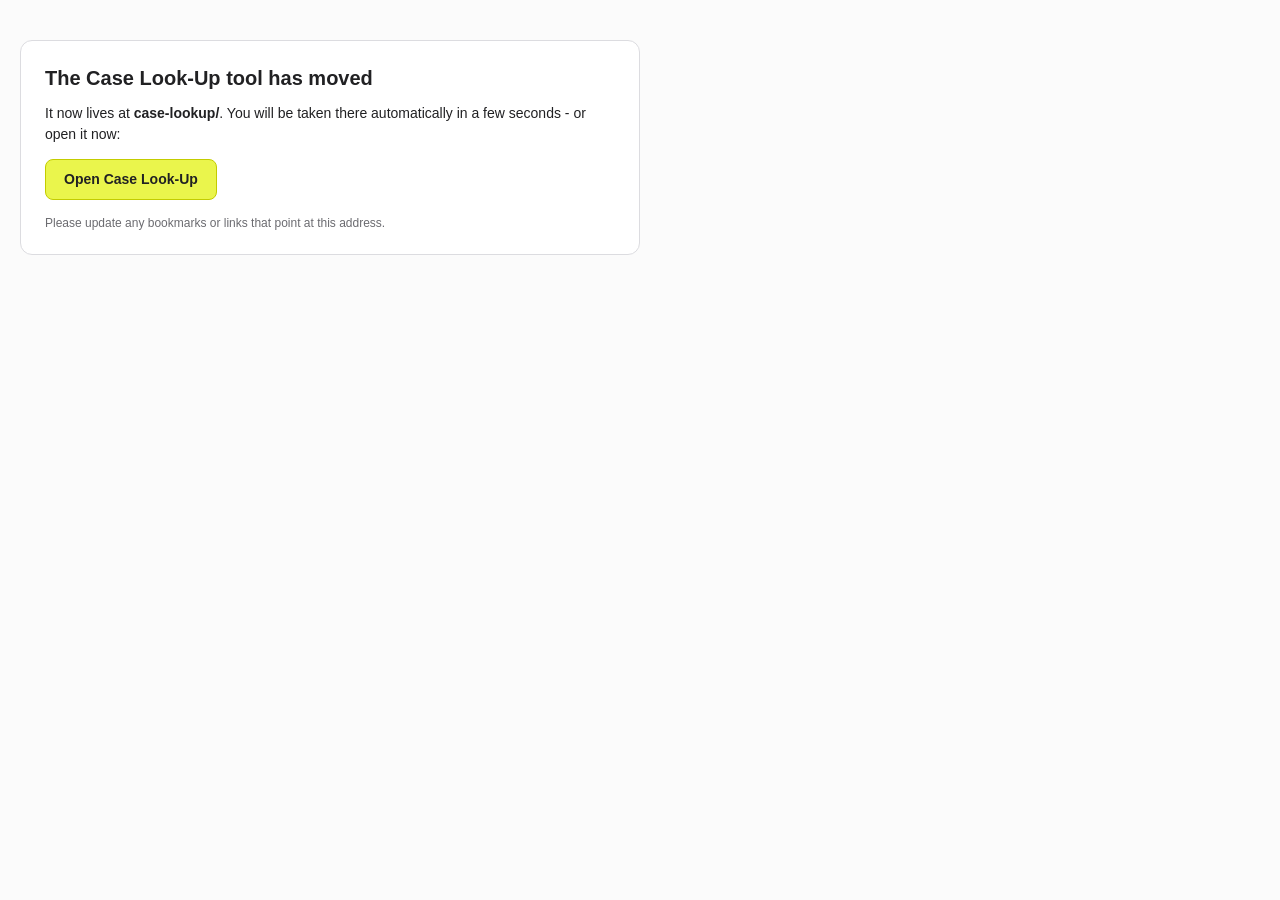
<file: case_lookup.html>
<!doctype html>
<html lang="en">
<head>
<meta charset="utf-8">
<meta name="viewport" content="width=device-width, initial-scale=1">
<title>Case Look-Up has moved - Justice Connection</title>
<link rel="icon" href="assets/JusticeConnection_Icon_Black.png" type="image/png">
<!--
  Redirect stub.
  This page used to be a second, older Case Look-Up app. It range-read the same two
  Parquets as the canonical app under a URL that carried no cache key, so a visitor
  here could mix stale and fresh byte ranges after a Parquet promotion and hit a ZSTD
  decompression failure. It is retired by redirect rather than deleted so that
  bookmarked/shared URLs and any Framer iframe embed keep working (there is no
  404.html in the Pages clone).
  DO NOT add a script, a stylesheet, a Parquet fetch or DuckDB-WASM to this file.
  With no Parquet read here, the second BUILD constant no longer exists, so the site
  keeps two constants, not three: PART guards the build and BUILD guards the browser,
  and neither substitutes for the other.
-->
<link rel="canonical" href="https://justiceconnection.github.io/lions-data-dashboards/case-lookup/index.html">
<meta http-equiv="refresh" content="3;url=./case-lookup/index.html">
<style>
  :root{ --bg:#fbfbfb; --ink:#212123; --muted:#6b6b70; --line:#dcdce0; --accent:#eaf54c; --card:#fff; }
  *{box-sizing:border-box}
  body{margin:0;font:14px/1.5 -apple-system,BlinkMacSystemFont,"Segoe UI",Roboto,Helvetica,Arial,sans-serif;background:var(--bg);color:var(--ink)}
  .wrap{padding:16px 20px;max-width:1440px;margin:0 auto}
  .panel{background:var(--card);border:1px solid var(--line);border-radius:12px;padding:22px 24px;margin:24px 0;max-width:620px}
  h1{font-size:20px;margin:0 0 10px}
  p{margin:0 0 14px}
  .muted{font-size:12px;color:var(--muted);margin:0}
  a.go{display:inline-block;text-decoration:none;font-weight:600;color:var(--ink);
       background:var(--accent);border:1px solid #c3cc00;border-radius:8px;padding:9px 18px}
  a.go:hover{opacity:.88}
  a.go:focus{outline:2px solid var(--ink);outline-offset:2px}
</style>
</head>
<body>
<div class="wrap">
  <div class="panel">
    <h1>The Case Look-Up tool has moved</h1>
    <p>It now lives at <b>case-lookup/</b>. You will be taken there automatically in a
       few seconds - or open it now:</p>
    <p><a class="go" href="./case-lookup/index.html">Open Case Look-Up</a></p>
    <p class="muted">Please update any bookmarks or links that point at this address.</p>
  </div>
</div>
</body>
</html>
</file>
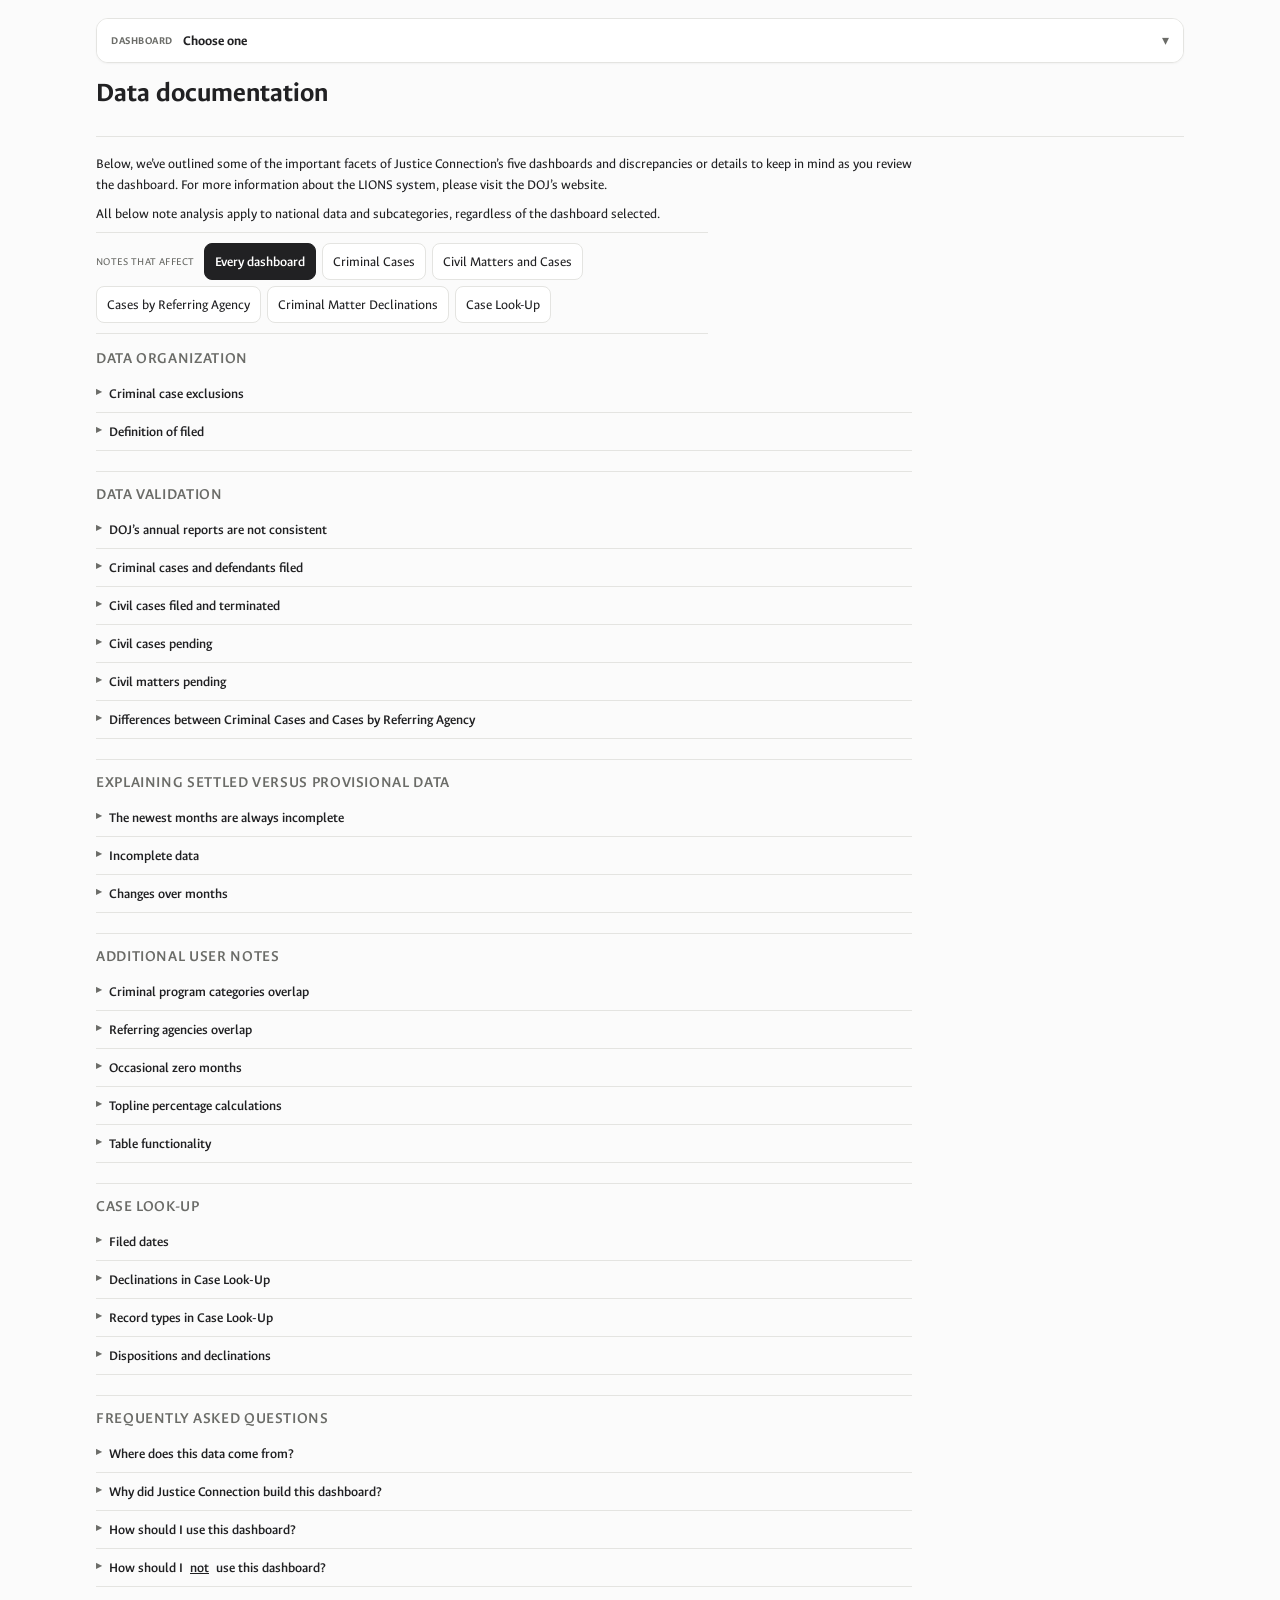
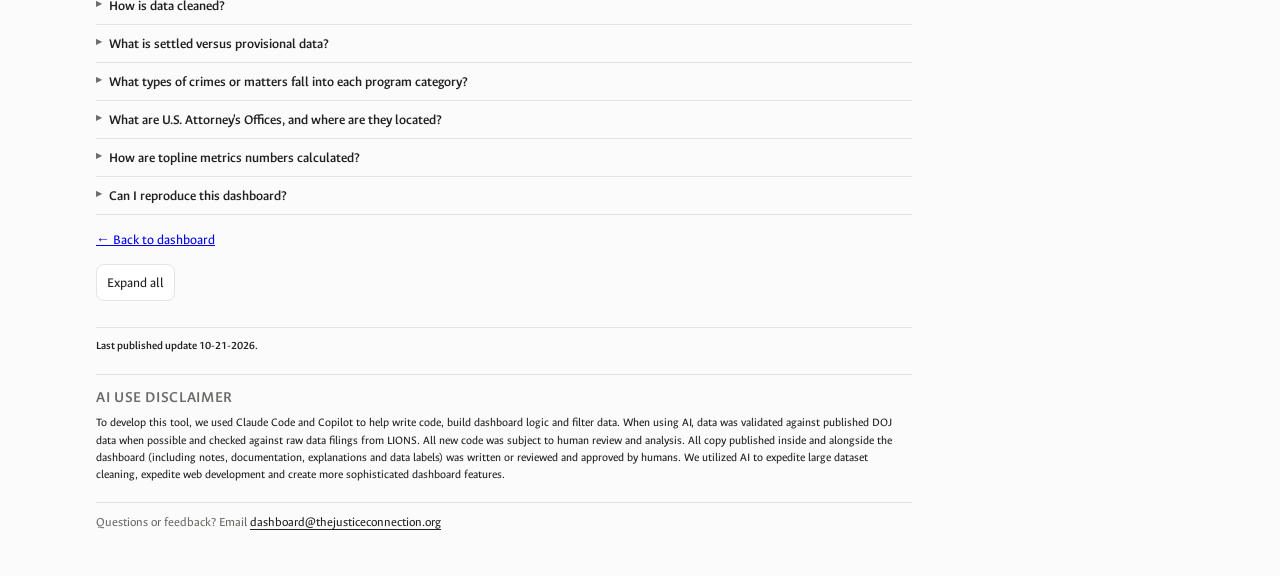
<file: reading-the-data.html>
<!DOCTYPE html>
<html lang="en"><head><meta charset="utf-8">
<meta http-equiv="Cache-Control" content="no-store">
<meta name="viewport" content="width=device-width, initial-scale=1">
<title>Data Documentation - LIONS Data</title>
<link rel="icon" href="assets/JusticeConnection_Icon_Black.png" type="image/png">
<link rel="stylesheet" href="shared/shared.css?v=20260924b">
<link rel="stylesheet" href="styles/reading.css?v=20261002a">
</head><body><div class="wrap">


  <!-- The same collapsed nav control the other five surfaces show. Authored here
       rather than built by lab.js, because this page loads no lab.js and must not gain it:
       every page's asset list and its order are fixed, and adding, removing or reordering
       one breaks the page. Exactly as case-lookup/index.html authors its own. -->
  <div class="nv-acc" id="dnav">
    <button class="nv-head" id="dnavHead" type="button" aria-expanded="false">
      <span class="nv-lbl">Dashboard</span>
      <span class="nv-cur" id="dnavCur">Choose one</span>
      <span class="nv-chev">▾</span>
    </button>
    <div class="nv-body">
      <nav class="dashnav" id="dashnav" aria-label="Dashboards"></nav>
      <select class="dashsel" id="dashsel" aria-label="Choose dashboard"></select>
    </div>
  </div>
  <a class="doc-back" id="docback" hidden><span aria-hidden="true">&#8592;</span><span id="docbacklbl"></span></a>
  <h1>Data documentation</h1>
  <div class="sub" id="docsub"></div>
  <div id="reading"></div>
  <footer class="doc-aiuse">
    <h2 class="doc-aiuse-h">AI Use Disclaimer</h2>
    <p>To develop this tool, we used Claude Code and Copilot to help write code, build dashboard logic and filter data. When using AI, data was validated against published DOJ data when possible and checked against raw data filings from LIONS. All new code was subject to human review and analysis. All copy published inside and alongside the dashboard (including notes, documentation, explanations and data labels) was written or reviewed and approved by humans. We utilized AI to expedite large dataset cleaning, expedite web development and create more sophisticated dashboard features.</p>
  </footer>
  <p class="site-contact">Questions or feedback? Email <a href="mailto:dashboard@thejusticeconnection.org?subject=DOJ%20National%20Caseload%20Data%20Dashboard" target="_blank" rel="noopener">dashboard@thejusticeconnection.org</a></p>
</div>
<div id="doc-copy-html" hidden>
  <div class="doc-head">
    <p class="doc-stand">Below, we’ve outlined some of the important facets of Justice Connection’s five dashboards and discrepancies or details to keep in mind as you review the dashboard. For more information about the LIONS system, please visit the DOJ’s website.</p>
    <p class="doc-stand">All below note analysis apply to national data and subcategories, regardless of the dashboard selected.</p>
  </div>

  <div class="doc-body">
    <section class="doc-grpsec" data-g="g1">
      <h2 class="doc-grp">Data Organization</h2>

      <details class="doc-entry" id="e-dc-only" data-surfaces="index agency">
        <summary class="doc-esum">Criminal case exclusions</summary>
        <div class="doc-ebody">
          <p>A criminal case reaches this dashboard only if it has a filing date recorded for a U.S. District Court. Some prosecutions handled entirely in a magistrate court may have dates that appear “late” or “misdated.” These cases are excluded from dashboard charts but will appear in the Case Look-Up feature. Any analysis or chart built on the dashboard should not be categorized as reflective of all federal criminal prosecutions, given these differences.</p>
          <p data-clause-keys="crim_fy mag_excl mag_1325">In fiscal year <span data-fig="crim_fy"></span> there are approximately <span data-fig="mag_excl"></span> prosecutions excluded from the visualization, <span data-fig="mag_1325"></span> of which are illegal entry cases under 8 U.S.C. 1325(a)(1), many in the southern and western districts of Texas, in Arizona and in New Mexico.</p>
          <p data-clause-keys="no_dc_d no_dc_n no_dc_pct crim_fy crim_fy_cases crim_fy_defs">There’s over <span data-fig="no_dc_d"></span> criminal case records in this dataset but <span data-fig="no_dc_n"></span> (or <span data-fig="no_dc_pct"></span>), have no U.S. District Court filing and therefore are not visualized on the dashboard. In fiscal year <span data-fig="crim_fy"></span> this dashboard counts <span data-fig="crim_fy_cases"></span> criminal cases filed and <span data-fig="crim_fy_defs"></span> defendants.</p>
          <p>Declined matters and matters that never went to court are, similarly, not visualized. Declined matters have their own dashboard.</p>
          <p>By counting only district court filings, this dashboard is comparable with the figures that DOJ publishes at the end of the year. <span data-clause-keys="crim_case_pct crim_def_pct">Using this smaller case count, our dashboard visualizes <span data-fig="crim_case_pct"></span> of DOJ’s published count of criminal cases filed and <span data-fig="crim_def_pct"></span> of its published defendants.</span> The wider count, taking in magistrate court prosecutions, matches no published DOJ table at all, making data validation nearly impossible.</p>
        </div>
      </details>

      <details class="doc-entry" id="e-filed-two" data-surfaces="index lookup">
        <summary class="doc-esum">Definition of filed</summary>
        <div class="doc-ebody">
          <p>The word "filed" has different meanings on the dashboard versus the Case Look-Up function.</p>
          <p>The dashboard dates a case by its earliest filing in a U.S. District Court across cases that reached that court. Case Look-Up dates a case by its earliest filing in any court, across every record with a court proceeding, which includes magistrate court prosecutions and proceedings that happen after a case has been decided. Therefore Case Look-Up always returns a larger number. Both are accurate.</p>
          <p data-clause-keys="cl_fy_cases crim_fy crim_fy_cases">For example, if you filter for criminal cases filed in fiscal year <span data-fig="crim_fy"></span>, the dashboard shows <span data-fig="crim_fy_cases"></span> and Case Look-Up shows <span data-fig="cl_fy_cases"></span>. Because the two count different populations, a Case Look-Up search is not the detail behind a dashboard figure and the two will not reconcile. For more detailed breakdowns of the dashboard, use the table feature at the bottom of that page.</p>
        </div>
      </details>

    </section>

    <section class="doc-grpsec" data-g="g2">
      <h2 class="doc-grp">Data validation</h2>

      <details class="doc-entry" id="e-doj-identity" data-surfaces="index civil agency">
        <summary class="doc-esum">DOJ’s annual reports are not consistent</summary>
        <div class="doc-ebody">
          <p>In the process of completing data validation, it became clear that the DOJ’s annual reports do not always align with their own data from one year to the next.</p>
          <p data-clause-keys="doj_gap_lo doj_gap_hi">In each of the five annual reports for fiscal years 2021 to 2025, the civil caseload table gives a caseload pending at the start of the year, the cases filed, the cases terminated and the caseload pending at the end. However, the four figures do not agree with one another: the published end of year figure is between <span data-fig="doj_gap_lo"></span> and <span data-fig="doj_gap_hi"></span> smaller than the other three imply. The criminal tables in the same five reports are inconsistent in the same way. The reports do not say why and it’s not clear if the discrepancy is due to a reporting error, a change in methodology or some other reason.</p>
        </div>
      </details>

      <details class="doc-entry" id="e-doj-3b" data-surfaces="index">
        <summary class="doc-esum">Criminal cases and defendants filed</summary>
        <div class="doc-ebody">
          <p>DOJ publishes a comparable count once a year in its annual report; the criminal case dashboard does not reproduce it exactly.</p>
          <p data-clause-keys="crim_fy crim_fy_cases doj_3b_cases crim_case_pct crim_fy_defs doj_3b_defs crim_def_pct">For fiscal year <span data-fig="crim_fy"></span> this dashboard counts <span data-fig="crim_fy_cases"></span> criminal cases filed, compared to <span data-fig="doj_3b_cases"></span> that DOJ reports, or <span data-fig="crim_case_pct"></span> of DOJ’s figure. Regarding the number of defendants, the dashboard counts <span data-fig="crim_fy_defs"></span> against DOJ’s <span data-fig="doj_3b_defs"></span>, which is <span data-fig="crim_def_pct"></span>.</p>
          <div data-table="crim-flow"></div>
          <p>Note this analysis is not replicable across other years. Data validation shows our dashboard matches, on average, 98% of the DOJ’s total reported criminal cases and 103% of their total defendants.</p>
        </div>
      </details>

      <!-- e-matter-case is a published anchor (ENTRY_IDS) whose entry, "Civil case
           data", is not in this copy. It lands here, on the nearest civil entry. -->
      <span id="e-matter-case"></span>
      <details class="doc-entry" id="e-doj-t4" data-surfaces="civil agency">
        <summary class="doc-esum">Civil cases filed and terminated</summary>
        <div class="doc-ebody">
          <p>DOJ publishes the civil caseload once a year. Compared against its five annual reports for fiscal years 2021 to 2025, this site’s counts differ from DOJ’s in every one of the five years, on both counts.</p>
          <div data-table="civ-flow"></div>
          <p>The reason has not been identified, and the difference is not the same size in each year, so it is not a fixed amount that can be added to or taken off. Part of it is that our most recent years are still being reported and will move; that cannot be the whole of it, because the oldest years here have long since settled and still differ.</p>
        </div>
      </details>

      <details class="doc-entry" id="e-doj-t5-cases" data-surfaces="civil agency" data-gated="cases_pending">
        <summary class="doc-esum">Civil cases pending</summary>
        <div class="doc-ebody">
          <p>The total dashboard count differs from DOJ’s published count, sometimes due to a greater number of cases, sometimes fewer.</p>
          <p>Cases pending is a count taken at the end of each month of the civil cases that had a court record by that date and no recorded ending. It is not a running balance of arrivals minus departures, and it does not include events that happened after the published date.</p>
          <div data-table="pending-cases"></div>
          <p>Part of the discrepancies can be accounted for by later data that will retroactively change the count of cases pending at the end of a given month. One trend we’ve noticed is the U.S. as a plaintiff accounts for almost none of the difference; why is not clear.</p>
        </div>
      </details>

      <details class="doc-entry" id="e-pending-entry-date" data-surfaces="civil agency" data-gated="matters_pending">
        <summary class="doc-esum">Civil matters pending</summary>
        <div class="doc-ebody">
          <p>Matters pending is a count taken at the end of each month of the civil matters that had not yet reached court and had not been closed, using only what LIONS had recorded by the end of that day. It is not a running balance of arrivals minus departures.</p>
          <p>We count a matter as closed when LIONS gives it a closing date, or when LIONS records an outcome for it before it reached court, such as a declination or a settlement. DOJ does not say which of these it uses, so this is our reading of the data and not DOJ’s published method.</p>
          <p>Because it counts only what had been recorded by each date, the figure moves with the timing of data entry as well as with the number of matters open. Measured on this site’s July 2026 data, some single months move sharply, when an office enters a batch of matters after the month they belong to: for U.S. as defendant, the national count for August 2022 sits about 8% below the average of the months either side of it for this reason. District figures move far more than national ones. Read a change over a single month with caution, and a change in one district’s figure with more.</p>
          <p data-clause-keys="mp_first_month">Our matters pending calculation starts in <span data-fig="mp_first_month"></span>. Earlier years were left out because we were unable to match the numbers in the DOJ annual statistical reports.</p>
          <p>The table below sets this site’s count at 30 September of each year beside the figure DOJ published in its annual statistical report for the same date.</p>
          <div data-table="pending-matters"></div>
          <p>Because each month’s count uses only what LIONS had recorded by the end of that month, later releases of the data have changed past months very little, so the difference from DOJ’s figures in the table is not a matter of recent months still being reported.</p>
          <p>Do not add matters pending to cases pending to get a total. The two are counted in different ways, and a matter that reached court shortly before a month’s end can be counted in both.</p>
          <p>We caution against using a single month’s matters pending to signify events in that month.</p>
        </div>
      </details>

      <details class="doc-entry" id="e-two-crim" data-surfaces="index agency">
        <summary class="doc-esum">Differences between Criminal Cases and Cases by Referring Agency</summary>
        <div class="doc-ebody">
          <p>The Criminal Cases dashboard and the Referring Agency dashboard are built from the same records by two different builds, and their criminal totals differ by a handful of cases.</p>
          <p data-clause-keys="crim_fy ag_fy_cases">For fiscal year <span data-fig="crim_fy"></span> the Referring Agency dashboard counts <span data-fig="ag_fy_cases"></span> criminal cases filed.</p>
          <p>We have yet to establish a cause but the difference is small enough that it will not change any reading of a trend, and large enough that two figures quoted side by side will not match.</p>
        </div>
      </details>
    </section>

    <section class="doc-grpsec" data-g="g3">
      <h2 class="doc-grp">Explaining settled versus provisional data</h2>

      <details class="doc-entry" id="e-provisional" data-surfaces="index civil agency declinations lookup">
        <summary class="doc-esum">The newest months are always incomplete</summary>
        <div class="doc-ebody">
          <p>The most recent months in each data update from LIONS are always incomplete but the variance is not steady. Every monthly data upload is re-reported more completely in later updates, which we are referring to as “settling” the data. The most recent months on any chart are the least complete, and they are marked on the chart, in the table and in the download as "provisional."</p>
          <p data-clause-keys="dev_lo dev_hi">The scope of missing data is not a constant factor, so we can’t provide an estimation of what’s missing. For example, between the May and June 2026 updates, the newest month of criminal terminations grew by a factor of <span data-fig="dev_lo"> </span>. Between the June and July 2026 updates the same measurement gave <span data-fig="dev_hi"> </span>. Critically, we still do not believe that this is the final figure, just one step closer.</p>
          <p>Users should note that a sharp decline at the most recent month on the chart is not evidence of a decline, but rather another indicator of incomplete filing data.</p>
        </div>
      </details>

      <details class="doc-entry" id="e-not-final" data-surfaces="index civil agency declinations">
        <summary class="doc-esum">Incomplete data</summary>
        <div class="doc-ebody">
          <p>All provisional data is shaded on charts, denoting that they are incomplete. The scope of provisional data depends on the dataset: three months for criminal filings, four for civil filings, six for anything related to terminations, dispositions, declinations or pending cases, and one month for pending matters. Note that figures still move outside of the provisional range, but this is smaller and smaller as the months pass. We’ve noticed that civil caseload data continues to move for cases two years or older, but by smaller than 1 percentage point.</p>
        </div>
      </details>

      <details class="doc-entry" id="e-revision" data-surfaces="index civil agency declinations lookup">
        <summary class="doc-esum">Changes over months</summary>
        <div class="doc-ebody">
          <p>Each monthly update does not simply add new figures for the most recent month, but reports the data from all previous months more completely, so a figure for a month years in the past can still change. If you use a figure from this dashboard, include the dashboard visit date.</p>
        </div>
      </details>
    </section>

    <section class="doc-grpsec" data-g="g4">
      <h2 class="doc-grp">Additional user notes</h2>

      <details class="doc-entry" id="e-cat-overlap" data-surfaces="index">
        <summary class="doc-esum">Criminal program categories overlap</summary>
        <div class="doc-ebody">
          <p>A criminal case can carry several program category codes and is counted under every one of them, so adding all categories will result in an overinflated total. To see total cases over a period of time, see the "all categories" figure.</p>
          <p data-clause-keys="oc_umb_all_parts oc_umb_all_total oc_umb_all_pct oc_umb_fy_pct oc_spec_all_pct oc_spec_fy_pct crim_fy">Over the whole period, adding the umbrella categories together gives <span data-fig="oc_umb_all_parts"></span> criminal cases filed against a true total of <span data-fig="oc_umb_all_total"></span>, which is <span data-fig="oc_umb_all_pct"></span> too many. Within fiscal year <span data-fig="crim_fy"></span> the same sum is <span data-fig="oc_umb_fy_pct"></span> too many. Expanding every umbrella and adding all of the specific categories instead gives <span data-fig="oc_spec_all_pct"></span> too many over the whole period and <span data-fig="oc_spec_fy_pct"></span> within fiscal year <span data-fig="crim_fy"></span>.</p>
          <p>Another option is to filter by "Primary only", which counts each case once under its first entered code.</p>
        </div>
      </details>

      <details class="doc-entry" id="e-ag-overlap" data-surfaces="agency">
        <summary class="doc-esum">Referring agencies overlap</summary>
        <div class="doc-ebody">
          <p>Similarly, there may be multiple referring agencies for a single case, so agencies should not be added up to reach a total. Instead, use "All agencies," or filter by "Lead agency," to see a reflective sum.</p>
        </div>
      </details>

      <details class="doc-entry" id="e-zero-months" data-surfaces="civil agency">
        <summary class="doc-esum">Occasional zero months</summary>
        <div class="doc-ebody">
          <p>It is possible for the dashboard to return no data if you filter for one district, one cause of action and one role in the Civil Matters and Cases dashboard or the Cases by Referring Agency dashboard.</p>
          <p>These months are not errors, even if its pending cases, it just shows that a caseload was empty, not that a month is empty. The one exception is for provisional data, which may be empty because they’re incomplete. For more information about provisional data, read below.</p>
        </div>
      </details>

      <details class="doc-entry" id="e-ratio" data-surfaces="index civil agency declinations">
        <summary class="doc-esum">Topline percentage calculations</summary>
        <div class="doc-ebody">
          <p>The four dashboards provide some general topline calculations based on the filtered data. All displayed percentages are analyzed from the whole sample, even if data is visualized in quarters or years, never averaging the monthly data.</p>
        </div>
      </details>

      <details class="doc-entry" id="e-selection" data-surfaces="index civil agency declinations">
        <summary class="doc-esum">Table functionality</summary>
        <div class="doc-ebody">
          <p>The data table and the CSV download have fixed columns that are not affected by the filters you select. The table and download will always show the same columns, even if you have filtered for a single district or cause of action. However, the data you download will be filtered, so there may be empty columns in the table.</p>
          <p>Additionally, the total number displayed is only the total of the filtered data, not the entire dataset, unless you have selected all districts, causes of action, and roles.</p>
        </div>
      </details>
    </section>

    <section class="doc-grpsec" data-g="g5">
      <h2 class="doc-grp">Case Look-Up</h2>

      <details class="doc-entry" id="e-cl-imputed" data-surfaces="lookup">
        <summary class="doc-esum">Filed dates</summary>
        <div class="doc-ebody">
          <p>As noted above, Case Look-Up data is organized by the earliest filing date in any real court, so there may be cases that date earlier than the dashboard dates or outside of your filtered range.</p>
          <p>Another discrepancy is the court type; court type is the first court that a record appeared in. For example, a case might show Magistrate Court but still have a U.S. District court filing date later</p>
          <p data-clause-keys="cl_imputed">In the most recent full fiscal year that affects about <span data-fig="cl_imputed"></span> of the criminal cases a search returns.</p>
        </div>
      </details>

      <details class="doc-entry" id="e-cl-court" data-surfaces="lookup">
        <summary class="doc-esum">Declinations in Case Look-Up</summary>
        <div class="doc-ebody">
          <p>In Case Look-Up, the disposition column is only recorded for matters that reached a court and were declined. However, it is not representative of all declined cases, because many of them do not reach a court. In addition, some matters are declined and later prosecuted, and these would not be visible in the data.</p>
          <p>To see declined matters only, you can filter by "declination" and set "declined matters only." To visualize and filter immediate case declinations terminated by U.S. Attorney’s Offices, visit our declination dashboard.</p>
        </div>
      </details>

      <details class="doc-entry" id="e-cl-record-type" data-surfaces="lookup">
        <summary class="doc-esum">Record types in Case Look-Up</summary>
        <div class="doc-ebody">
          <p><b>The three record types.</b></p>
          <p><b>Case</b> - A case is when there is at least one proceeding in a real court that is not post-disposition. These records carry a <b>filed</b> date and a <b>court type</b>.</p>
          <p><b>Matter</b> - When the USAO records no real-court proceeding. <b>Filed</b> and <b>court type</b> are blank.</p>
          <p><b>Post-disposition Proceeding</b> - The only real-court activity USAO records for this case is post-disposition - activity recorded after a case has already been disposed of. There is no filing that opens a case, so <b>filed</b>, <b>court type</b>, <b>court no.</b> and <b>U.S. District Court filing date</b> are blank on every one of these records. A <b>disposition</b> may still be shown: it is the outcome recorded on the post-disposition proceeding itself, not the outcome of a prosecution.</p>
          <p><b>Some caveats about record types.</b> The name describes <i>where the record sits in the court history</i>. It is not a description of what the proceeding was about: if LIONS shows that the activity is post-disposition, it does not record what kind of proceeding it was. Most of these records carry a program category or a lead charge, some carry neither, and we have not labeled them beyond what is recorded.</p>
          <p><b>Why court type is blank on some records.</b> Court type is the first court a record appeared in, so it is blank wherever there is no real-court proceeding to name. The Court type list no longer offers the post-disposition values. Use <b>Record type</b> to separate those records instead: choose <b>Case</b> to exclude post-disposition proceedings, or <b>Post-disposition Proceeding</b> to see only them.</p>
          <p><b>Differences in dashboard display and data download.</b> Justice Connection did some data labeling to make the dashboard easier to read so there may be some slight changes if you choose to download data as a CSV. One example: dates are <code>MM/DD/YYYY</code> on screen and <code>YYYY-MM-DD</code> in the original data. Another change is the CSV&rsquo;s column headings match the underlying data field names rather than our table headings - for example <code>dc_filed_date</code> for &ldquo;U.S. District Court filing date&rdquo;.</p>
        </div>
      </details>

      <details class="doc-entry" id="e-cl-disposition" data-surfaces="lookup">
        <summary class="doc-esum">Dispositions and declinations</summary>
        <div class="doc-ebody">
          <p><b>Disposition records.</b> Disposition is the last outcome recorded on a proceeding in a real court. Where a case had several court proceedings, it is the outcome of the latest one.</p>
          <p>A matter that was declined and later charged and prosecuted shows the outcome of <b>that prosecution</b>, so it can read <b>guilty</b>. To find declined matters use the <b>declination</b> filter, which is built from the declination itself.</p>
          <p><b>The &ldquo;Declined &ndash; &hellip;&rdquo; values.</b> The disposition list also carries several values beginning <b>declined &ndash;</b>, such as &ldquo;declined &ndash; agency request&rdquo;. Those are <b>civil</b> outcomes from debt-collection and bankruptcy work. They are not criminal declinations.</p>
        </div>
      </details>
    </section>
    
    <section class="doc-grpsec doc-faq" data-g="faq">
      <h2 class="doc-grp">Frequently asked questions</h2>

     <details class="doc-entry" id="e-faq-source" data-surfaces="lookup" data-static="1">
        <summary class="doc-esum">Where does this data come from?</summary>
        <div class="doc-ebody">
        <p>The DOJ National Caseload data dashboard is sourced and cleaned from monthly filings from <a href="https://www.justice.gov/usao/resources/foia-library/national-caseload-data" target="_blank">the Department of Justice’s Legal Information Office Network System (LIONS)</a>, which is available as a text file each month under FOIA. Monthly data is provided in an 88-gigabyte file, with some categories and identifying information redacted.</p>
        </div>
      </details>

      <details class="doc-entry" id="e-faq-why" data-surfaces="lookup" data-static="1">
        <summary class="doc-esum">Why did Justice Connection build this dashboard?</summary>
        <div class="doc-ebody">
        <p>This data has been public for years and is <a href="https://www.justice.gov/usao/media/1443941/dl?inline" target="_blank">aggregated into a redacted annual fiscal year report at the close of the year</a>, but there are few easy ways for the public to open, view and understand the monthly data up until now. Syracuse University’s TRAC is the best known example of another organization doing this work, but their reports provide a limited view of the data and are only available as a paid service.</p>
        <p>This dashboard, in addition to being free and the internal data available to anyone who wants to visit our GitHub, provides users a way to make data actionable and understood over time from 1994 to 2026.</p>
        </div>
      </details>

      <details class="doc-entry" id="e-faq-how-to-use" data-surfaces="lookup" data-static="1">
        <summary class="doc-esum">How should I use this dashboard?</summary>
        <div class="doc-ebody">
        <p>We have written a handy user guide to help people understand the basic principles of the dashboard, which is viewable on the dashboard pages. You can also use this detailed data documentation page to learn about some of the caveats in the data.</p>
        </div>
      </details>

      <details class="doc-entry" id="e-faq-how-not-to-use" data-surfaces="lookup" data-static="1">
        <summary class="doc-esum">How should I<u>not</u>use this dashboard?</summary>
        <div class="doc-ebody">
        <p>This dashboard is <u>not</u> reflective of all cases handled by the DOJ nor does it include every case filed or received by U.S. Attorney's Offices. However, it is the best picture of publicly available data to glean insights into DOJ actions. Therefore conclusions drawn from data should be properly cited and hedged, given the limitations.</p>
        </div>
      </details>

      <details class="doc-entry" id="e-faq-cleaning" data-surfaces="lookup" data-static="1">
        <summary class="doc-esum">How is data cleaned?</summary>
        <div class="doc-ebody">
        <p>Justice Connection lightly cleans the data but does not conduct any analysis of the data. Examples of cleaned data include providing a more complete district name (TX-Southern instead of TX-S) or aligning a case's filing date to when it lands in the District Court.</p>
        <p>Because some data is redacted, some fields are missing or incomplete. We have not modified or tried to render any additional data to cases, this is exactly what is provided by the DOJ.</p>
        <p>Not all cases in the Case Look-Up feature are included in the Civil or Criminal dashboards, and this is primarily due to filing date. A case's filing date in Case Look-Up begins at a magistrate court but the dashboard exclusively displays District Court filings.</p>
        </div>
      </details>

      <details class="doc-entry" id="e-faq-provisional" data-surfaces="lookup" data-static="1">
        <summary class="doc-esum">What is settled versus provisional data?</summary>
        <div class="doc-ebody">
        <p>Each monthly data update from LIONS is a snapshot of the data at that time. The most recent months are always incomplete and difficult to predict how incomplete they are. Every monthly data upload is re-reported more completely in later updates, which we are referring to as “settling” the data. The most recent months for all dashboards are the least complete, and they are marked on the chart, in the table and in the download as "provisional". These terms are our own and are not reflected in DOJ documentation or LIONS data but rather are helpful ways to note that there's likely more data to come.</p>
        <p>With this in mind, nearly all of the charts have a sharp drop at the end where the data is lagging. This should not be read as a decline but rather another indicator that of incomplete filing data.</p>
        </div>
      </details>

      <details class="doc-entry" id="e-faq-categories" data-surfaces="lookup" data-static="1">
        <summary class="doc-esum">What types of crimes or matters fall into each program category?</summary>
        <div class="doc-ebody">
        <p>Program categories are established by the Department of Justice and outlined in the <a href="https://www.justice.gov/usao/file/787346/dl?inline" target="_blank">LIONS User Manual Code List.</a> The User Manual references the U.S. Code (U.S.C.),<a href="https://www.govinfo.gov/app/collection/uscode/2024" target="_blank"> which can be found here</a>. This code list also includes guidance on how other information, including cause of action or agency names, are noted and abbreviated.</p>
        </div>
      </details>

      <span id="e-usao-only"></span>
      <details class="doc-entry" id="e-faq-usao" data-surfaces="lookup" data-static="1">
        <summary class="doc-esum">What are U.S. Attorney's Offices, and where are they located?</summary>
        <div class="doc-ebody">
        <p>U.S. Attorney's Offices are the local offices of the Department of Justice that prosecute federal crimes and represent the United States in civil litigation. There are <a href="https://www.justice.gov/usao/find-your-united-states-attorney" target="_blank">94 U.S. Attorney Offices across the country,</a> with locations in every state including U.S. territories. Note our dashboard only shows 93 offices because Guam shares an Attorney with the Northern Mariana Islands. The offices are located in major cities and are responsible for handling cases within their respective districts. For a full list of U.S. Attorney's Offices and their locations, please visit the <a href="https://www.justice.gov/usao" target="_blank">Department of Justice website</a>.</p>
        </div>
      </details>

     <details class="doc-entry" id="e-faq-topline" data-surfaces="lookup" data-static="1">
        <summary class="doc-esum"> How are topline metrics numbers calculated?</summary>
        <div class="doc-ebody">
        <p>On each of the dashboards you have the option to configure the topline metrics, getting fast and understandable data trends. We have programmed some basic calculations you can choose from including averages, high and low months, and percent change over time. You also have the option to compare one time frame against another. All of these calculations are run depending on what data you have filtered in the dashboard. We've also included some notes to dissuade improper or guide away from common mistakes in data analysis.</p> <p>For more support on how to understand and analyze the data, please refer to the documentation provided above or reach out to Justice Connection directly.</p>
        </div>
      </details>

      <details class="doc-entry" id="e-faq-reproduce" data-surfaces="lookup" data-static="1">
        <summary class="doc-esum">Can I reproduce this dashboard?</summary>
        <div class="doc-ebody">
        <p>Yes! This is an open-source code project that can be duplicated for a variety of reasons. For questions about methodology or to request the data processing scripts, please see the <a href="https://github.com/justiceconnection/lions-data-dashboards" target="_blank">project repository</a> or <a href="https://www.thejusticeconnection.org/contact" target="_blank">contact the Justice Connection team via the project's contact links.</a></p>
        </div>
      </details>
      <p><a href="index.html">← Back to dashboard</a></p>
    </section>
  </div>
</div>

<script src="shared/config.js?v=20261002a"></script>
<script src="shared/documentation.js?v=20261021a"></script>
<script>

(function () {
  "use strict";
  var Q = new URLSearchParams(location.search);

  /* Nav, from shared/config.js - the one place the nav and the administration bands are
     defined, so it is changed there and not once per page. Replicated here rather than
     pulled in with
     shared/shared.js, because shared.js brings the whole dashboard layer with it and this
     page loads none of it. Case Look-Up replicates the same selector for the same reason.
     No entry is marked `.on`: this page is not one of the five dashboards. */
  var nav = document.getElementById('dashnav'), sel = document.getElementById('dashsel');
  var opt0 = document.createElement('option'); opt0.value = ''; opt0.textContent = 'Choose dashboard';
  sel.appendChild(opt0);
  DASHBOARDS.forEach(function (d) {
    /* Built through the DOM rather than an innerHTML string on purpose: the automated
       "every referenced asset exists" scan reads src=/href= literals out of the HTML, and
       a template string carrying one would be scanned as a broken asset reference. */
    var a = document.createElement('a'); a.setAttribute('href', './' + d.file); a.textContent = d.name;
    nav.appendChild(a);
    var o = document.createElement('option'); o.value = d.file; o.textContent = d.name;
    sel.appendChild(o);
  });
  sel.onchange = function () { if (sel.value) location.href = './' + sel.value; };

  /* The disclosure. Same behaviour as case-lookup/index.html's, which is the
     precedent for an authored accordion on a page outside the dashboard chain. */
  var acc = document.getElementById('dnav'), head = document.getElementById('dnavHead');
  head.addEventListener('click', function () {
    var open = acc.classList.toggle('open');
    head.setAttribute('aria-expanded', open ? 'true' : 'false');
  });

  /* The Back control. Rendered ONLY when ?from= names one of our own surfaces: a Back
     control that guesses where a reader came from is worse than none, so with no ?from=
     it is not rendered at all.
     It is a real link with a real href. The click handler calls history.back() instead
     when there is a referrer and something to go back to, because returning to the exact
     previous document is what lets a browser restore that dashboard from its
     back/forward cache with its filter state intact. That is NOT guaranteed, which is
     why the href is the fallback and why no copy promises it. */
  var from = Q.get('from'), surf = from && REFERENCES.surfaces[from];
  if (surf) {
    var b = document.getElementById('docback');
    document.getElementById('docbacklbl').textContent = LIONS_DOC.HEAD.backTo + surf.name;
    b.href = './' + surf.file;
    b.hidden = false;
    b.addEventListener('click', function (ev) {
      if (document.referrer && history.length > 1) { ev.preventDefault(); history.back(); }
    });
  }

  /* HEAD.title was removed from shared/documentation.js in an earlier rewrite;
     without the guard this printed the literal word "undefined" as the page subtitle.
     Defensive only - no copy is supplied here. */
  document.getElementById('docsub').textContent = LIONS_DOC.HEAD.title || '';
  LIONS_DOC.mountPage(document.getElementById('reading'), { from: from });
})();
</script>

<script src="shared/height-reporter.js?v=20260903a"></script>
</body></html>
</file>
<file: shared/shared.css>
@import url('https://fonts.googleapis.com/css2?family=Ancizar+Sans:ital,wght@0,100..1000;1,100..1000&display=swap');

/* LIONS dashboards - shared styles (identical across all dashboards). */
:root{--bg:#fbfbfb;--panel:#ffffff;--panel2:#ffffff;--ink:#212123;--mut:#6b6c68;--line:#e4e4e1;--accent:#eaf54c;--accent-ink:#212123}
*{box-sizing:border-box}
[hidden]{display:none!important}
body{
  margin:0;
  background:var(--bg);color:var(--ink);
  font-weight: 400;
  font-family: 'Ancizar Sans', 'Arial', sans-serif;
  font:14px/1.5em 'Ancizar Sans', 'Arial', sans-serif;
}
.wrap{max-width:1120px;margin:0 auto;padding:18px 16px 44px}
.sub{color:var(--mut);font-size:14px;border-bottom:1px solid var(--line);padding-bottom:14px;margin-bottom:16px}
.controls{display:flex;flex-wrap:wrap;gap:14px;align-items:flex-start;background:var(--panel);border:1px solid var(--line);border-radius:12px;padding:12px 14px;margin-bottom:10px}
.ctl{display:flex;flex-direction:column;gap:5px}
.ctl label{font-size:11px;text-transform:uppercase;letter-spacing:.04em;color:var(--mut);white-space:nowrap;height:14px;line-height:14px}
input[type=month],select,button{font:inherit;color:var(--ink);background:var(--panel2);border:1px solid var(--line);border-radius:8px;padding:7px 10px}
select,input[type=month],.ms-btn{font-size:15px;padding:8px 12px}
button{cursor:pointer}
.seg{display:flex;gap:6px}
.seg button:hover{border-color:var(--accent)}
.seg button.on{background:var(--accent);border-color:var(--accent);color:var(--accent-ink);font-weight:600}
/* .seg is flex-wrap:nowrap, so a seg wider than its container overflows the DOCUMENT rather than wrapping. The five Administration buttons need 321px at their own min-content widths; below 760px shell2.js folds .controls into the Filters panel,  which is 254px wide at a 320px viewport, so the row hung 34px off the right edge of all four dashboards. Wrapping is the only fix that leaves the type size, the padding and the labels alone. */
#presets{flex-wrap:wrap}
#presets button{padding:8px 12px;font-size:15px}
.ms{position:relative}
.ms-bar{display:flex;gap:14px;padding:2px 4px 6px;border-bottom:1px solid var(--line);margin-bottom:4px}
.ms-bar a{color:#3a3b37;font-size:11.5px;text-decoration:none}
.ms-search{width:100%;margin-bottom:6px;font:inherit;background:var(--panel2);border:1px solid var(--line);border-radius:6px;padding:6px 8px;color:var(--ink)}
.ms-list label:hover{background:var(--panel2)}
.ms-list input{accent-color:#212123}
.card{background:var(--panel);border:1px solid var(--line);border-radius:12px;padding:12px 14px;margin-bottom:12px;box-shadow:0 1px 2px rgba(0,0,0,.04)}
.card h3{margin:0 0 6px;font-size:14px;display:flex;justify-content:space-between;align-items:center;gap:10px}
.lg{display:flex;align-items:center;gap:5px}
.sw{width:11px;height:11px;border-radius:2px;display:inline-block}
#summary b{color:var(--ink);font-weight:600}
table{border-collapse:collapse;width:100%;font-variant-numeric:tabular-nums}
th,td{padding:6px 9px;text-align:right;white-space:nowrap;border-bottom:1px solid #ececea}
th:first-child,td:first-child{text-align:left}
thead th{position:sticky;top:0;background:var(--panel);color:var(--mut);font-size:11px;text-transform:uppercase;z-index:2}
tbody tr:hover{background:#f5f5f3}
tr.edge td{color:#b0b1ac}
/* Provisional rows. #9a7b2e was 4.00:1 on #ffffff and 3.67:1 on the tbody tr:hover fill
   #f5f5f3 - both under WCAG 1.4.3's 4.5:1. #846826 is 5.26 / 5.09 / 4.82 on white, --bg and the hover fill. */
tr.recent td{color:#846826}
/* key columns read left, metrics read right */
th.k,td.k{text-align:left}
/* the first key column stays put while the metrics scroll sideways. thead th is already sticky-top, so the corner cell needs both axes and the highest z-index of the three. */
th.k:first-child,td.k:first-child{position:sticky;left:0;background:var(--panel);z-index:1}
td.k:first-child{box-shadow:1px 0 0 var(--line)}
thead th.k:first-child{z-index:3}

tr.rowtotal td{font-weight:600;border-top:2px solid var(--line)}
.sw-prov{width:11px;height:11px;border-radius:2px;display:inline-block;border:1px solid #cfd0cb;
  background:#dcdcd8;
  background-image:repeating-linear-gradient(45deg,transparent 0 3px,rgba(251,251,251,.90) 3px 4px),
                   repeating-linear-gradient(45deg,transparent 0 3px,rgba(33,33,35,.55) 3px 4px);
  background-position:0 0,2px 2px}
td .provmark{color:#9a9b96;font-size:11px;padding-left:3px}
.bottombar{display:flex;justify-content:flex-end;margin-top:10px}
.tabletoggle{margin:8px 0}
.disc{background:var(--panel);border:1px solid var(--line);border-radius:8px;padding:8px 12px;font:inherit;font-size:13px;color:var(--ink);cursor:pointer}
.disc:hover{border-color:var(--accent)}
#dl,#dl2{background:var(--accent);border-color:var(--accent);color:var(--accent-ink);font-weight:600}
/* a refused download must not go on reading as a live yellow call to action */
#dl:disabled,#dl2:disabled{background:var(--panel);border-color:var(--line);color:var(--mut);font-weight:400;cursor:not-allowed}
.foot{
    color:var(--mut);
    font-size:12px;
    margin-top:10px;
    border-top:1px solid var(--line);
    padding-top:10px;
    white-space: pre-line;
}
#status{display:block;color:var(--mut);font-size:12px}
#status:not(:empty){margin-top:10px}
#status.st-err{color:var(--ink);font-weight:600}
/* The dashboard nav, presentation. shared/config.js is the single source of truth for this component's CONTENT; this block is the single source of truth for its LOOK, and it */
.dashnav{display:flex;flex-wrap:wrap;gap:6px;margin:2px 0 16px}
.dashnav a{position:relative;font-size:14.5px;padding:8px 14px;border:1px solid var(--line);border-radius:8px;background:var(--panel);color:var(--ink);text-decoration:none;font-weight:600;overflow:hidden;transition:transform .15s ease,box-shadow .15s ease,border-color .15s ease,background .15s ease}
.dashnav a::after{content:"";position:absolute;left:10px;right:10px;bottom:6px;height:2px;background:var(--accent);transform:scaleX(0);transform-origin:left;transition:transform .22s ease}
.dashnav a:hover{transform:translateY(-1px);box-shadow:0 4px 12px rgba(0,0,0,.10);border-color:#d7d7d3;background:var(--panel2);opacity:1}
.dashnav a:hover::after{transform:scaleX(1)}
.dashnav a.on{background:var(--ink);color:#fff;border-color:var(--ink)}
.dashnav a.on::after{transform:scaleX(1);background:var(--accent)}
.nv-acc{border:1px solid var(--line);border-radius:12px;background:var(--panel);margin:0 0 12px;overflow:hidden;box-shadow:0 1px 2px rgba(0,0,0,.04)}
.nv-head{width:100%;display:flex;align-items:center;gap:10px;padding:11px 14px;background:var(--panel);border:0;cursor:pointer;font:inherit;text-align:left}
.nv-head:hover{background:var(--panel2)}
.nv-lbl{font-size:11px;text-transform:uppercase;letter-spacing:.05em;color:var(--mut);font-weight:700;flex:none}
.nv-cur{flex:1;font-weight:700;color:var(--ink);font-size:14px;white-space:nowrap;overflow:hidden;text-overflow:ellipsis}
.nv-chev{color:var(--mut);transition:transform .2s;flex:none}
.nv-acc.open .nv-chev{transform:rotate(180deg)}
.nv-body{display:none;padding:10px 14px 12px;border-top:1px solid var(--line)}
.nv-acc.open .nv-body{display:block}
.nv-body .dashnav{margin:0}
.dashsel{display:none;font:inherit;font-size:14.5px;font-weight:600;color:var(--accent);background:var(--ink);border:1px solid var(--ink);border-radius:8px;padding:9px 12px;margin:2px 0 16px;width:100%;max-width:360px}
.preserve-breaks {
  white-space: pre-line; /* Keeps your manual line breaks and wraps text normally */
}

@media(max-width:600px){.dashnav{display:none}.dashsel{display:block}}

/* ── THE TOPLINE SECTION ─────────────────────────────────────────────────────── */
.kpis{background:var(--panel);border:1px solid var(--line);border-radius:12px;
  padding:12px 14px;margin-bottom:14px;box-shadow:0 1px 2px rgba(0,0,0,.04)}

/* THE CAPTION ROW. The caption tells a user this section is not the chart's filter bar */
.tf-cap{font-size:12px;color:var(--mut);margin-bottom:10px;display:flex;
  align-items:flex-start;justify-content:space-between;gap:10px}
.tf-captxt{min-width:0}

/* ── THE SECTION'S ONE PROVISIONAL MARK ────────────────────────────────────────────── */
.tf-provwrap{position:relative;flex:none;display:inline-flex}
.tf-prov{display:inline-flex;align-items:center;justify-content:center;width:26px;
  height:26px;padding:0;background:var(--panel);border:1px solid var(--line);
  border-radius:7px;cursor:pointer}
.tf-prov:hover{border-color:var(--ink)}
.tf-prov:focus-visible{outline:2px solid var(--ink);outline-offset:2px}
.tf-prov .sw-prov{width:14px;height:14px}
/* the bubble. */
.tf-tip{position:absolute;width:1px;height:1px;overflow:hidden;clip-path:inset(50%);
  white-space:nowrap;margin:-1px;padding:0;border:0}
.tf-provwrap:hover .tf-tip,.tf-prov:focus-visible~.tf-tip,.tf-prov[aria-expanded="true"]~.tf-tip{
  position:absolute;top:calc(100% + 6px);right:0;left:auto;bottom:auto;
  width:max-content;max-width:min(320px,calc(100vw - 56px));height:auto;
  overflow:visible;clip-path:none;white-space:normal;margin:0;z-index:5;
  border-left:4px solid var(--ink);border-top:1px solid var(--line);
  border-right:1px solid var(--line);border-bottom:1px solid var(--line);
  background:var(--panel);border-radius:0 8px 8px 0;padding:8px 10px;
  font-size:11.5px;line-height:1.4;color:var(--ink);text-align:left;
  box-shadow:0 8px 24px rgba(0,0,0,.14)}

/* the glance strip. A GRID rather than a flex row, because flex lets the last item on a wrapped row grow to fill it: measured in Chromium at 620px, three flex items came out 279/279/558 and the third read as a different kind of thing. The divider is a box-shadow rather than a border so the first column of EVERY row has no rule to its left: at -1px it falls outside the strip's box and is clipped by overflow:hidden. */
.tf-strip{display:grid;grid-template-columns:repeat(auto-fit,minmax(200px,1fr));
  gap:10px 0;overflow:hidden;margin:0 -14px}
.tf-stat{padding:2px 14px;box-shadow:-1px 0 0 var(--line)}
.tf-v{font-size:25px;font-weight:700;color:var(--ink);font-variant-numeric:tabular-nums;line-height:1.15}
.tf-v.big{font-size:31px}
.tf-v.muted-v{color:var(--mut)}
.tf-k{color:var(--ink);font-size:12.5px;margin-top:2px}
.tf-win{color:var(--mut);font-size:11.5px;margin-top:2px}
.tf-def{color:var(--mut);font-size:11.5px;margin-top:5px;line-height:1.35}
.tf-sub{color:var(--ink);font-size:13px;margin-top:2px}
.tf-foot{color:var(--mut);font-size:11.5px;margin-top:12px;border-top:1px solid var(--line);
  padding-top:9px;display:flex;align-items:flex-start;gap:6px}

/* the ask line and the answer block */
.tf-ask2{border-top:1px solid var(--line);margin-top:12px;padding-top:11px}
.tf-ask{display:flex;flex-wrap:wrap;gap:8px 10px;align-items:center;font-size:13px;
  border:1px solid var(--line);border-radius:10px;padding:9px 11px;margin:0 0 10px}
/* a <select> is as wide as its widest option and does not shrink in a flex row, so a long option label pushes the section past the viewport. MEASURED at 390px before this line: one element escaped the section and the page scrolled sideways. */
.tf-ask select{font-size:12.5px;padding:6px 9px;max-width:100%;min-width:0}
.tf-ask button{font-size:12.5px;padding:6px 10px}
.tf-ask .lead{font-weight:600}
.tf-askline{flex:1 1 100%;margin:0}
.tf-addcmp{background:#fff;border:1px solid var(--line);border-radius:8px;padding:6px 10px;
  font:inherit;font-size:12.5px;color:var(--ink)}
.tf-addcmp:hover{border-color:var(--ink)}
.tf-addcmp.on{background:var(--accent);border-color:var(--accent);color:var(--accent-ink);font-weight:600}
.tf-answer{border:1px solid var(--line);border-radius:10px;padding:11px 13px;background:#fff}
.tf-q{font-size:11px;text-transform:uppercase;letter-spacing:.04em;color:var(--mut);
  font-weight:700;margin-bottom:6px}
/* THE TWO PERIODS OF A COMPARISON ARE DIVIDED. The same grid-plus-box-shadow
   idiom .tf-strip already uses, for the same reason: auto-fit re-columns with no media query, and a box-shadow at -1px/-1px falls outside the container's own box and is  clipped by overflow:hidden, so the first cell of every ROW carries no rule. Side by side that draws a vertical hairline between the two periods and before the change; stacked on a phone the vertical rules are clipped at the left edge and the horizontal ones appear instead. One rule, two behaviours, no media query and no new colour: it is --line, the hairline the strip, the basis line and the answer border already use. The -13px margin matches .tf-answer's own 13px padding. .tf-delta's rule is deleted with
   the flex row it belonged to; the class stays on the change cell as a hook. */
.tf-pair{display:grid;grid-template-columns:repeat(auto-fit,minmax(200px,1fr));
  gap:12px 0;align-items:flex-start;margin:0 -13px 4px;overflow:hidden}
.tf-side{padding:0 13px;box-shadow:-1px 0 0 var(--line),0 -1px 0 var(--line)}
/* the figure's own label on each side of a pair. */
.tf-side .tf-fig{color:var(--mut);font-size:11.5px;margin-top:2px}
.tf-basis{font-size:12px;color:var(--ink);margin-top:8px;border-top:1px solid var(--line);padding-top:7px}
.tf-basis b{font-weight:700}
.tf-also{margin-top:10px;border-top:1px solid var(--line);padding-top:8px}
.tf-alsohd{font-size:11px;text-transform:uppercase;letter-spacing:.04em;color:var(--mut);
  font-weight:700;margin-bottom:5px}
.tf-other{display:flex;justify-content:space-between;gap:14px;font-size:12.5px;padding:2px 0;
  border-bottom:1px solid #f0f0ee}
.tf-other .ok{color:var(--mut);font-weight:400;font-size:12px}
.tf-value {font-size:13px}
.tf-other .os{color:var(--mut);font-weight:400;font-size:12px}
/* a flag that qualifies a figure: the fill encodes nothing (1.04:1 against the page) and the 4px charcoal rule carries it at 15.00:1 on the fill. */
.tf-flag{margin-top:8px;border-left:4px solid var(--ink);background:#fff9c4;
  border-radius:0 6px 6px 0;padding:6px 9px;font-size:11.5px;line-height:1.35;color:var(--ink)}
/* a refusal: the comparison asked for cannot be answered honestly on this period, so the section says so in words instead of printing a figure. */
.tf-refusal{margin-top:2px;border-left:4px solid var(--ink);background:#fff;
  border-radius:0 6px 6px 0;padding:6px 10px;font-size:12.5px;line-height:1.4;color:var(--ink)}
.ancizar-sans {
  font-family: "Ancizar Sans", sans-serif;
  font-optical-sizing: auto;
  font-weight: 300;
  font-style: normal;
}

/* Consolidated page-level controls (moved from per-page CSS to reduce duplication) */
.masters{display:flex;flex-wrap:wrap;gap:22px;margin-bottom:12px}
.master{display:flex;flex-direction:column;gap:6px;margin:0 0 12px}
.master .ml{font-size:11px;text-transform:uppercase;letter-spacing:.04em;color:var(--mut)}
.mini{font:inherit;font-size:12px;padding:5px 8px;background:var(--panel2);color:var(--ink);border:1px solid var(--line);border-radius:7px}
.ax2row{display:flex;gap:8px;align-items:center;flex-wrap:wrap}
.chk{display:flex;align-items:center;gap:7px;padding-bottom:7px}
.chk label{font-size:12.5px;text-transform:none;letter-spacing:0;color:var(--ink)}
.ms-btn{min-width:150px;text-align:left}
.ms-panel{position:absolute;z-index:30;top:calc(100% + 4px);left:0;background:var(--panel);border:1px solid var(--line);border-radius:10px;padding:6px;overflow:auto;box-shadow:0 8px 24px rgba(0,0,0,.14)}
/* text-transform/letter-spacing are restored verbatim from styles/index.css, styles/agency.css and styles/declinations.css, which carried them until this rule was consolidated here and they were dropped. Without them .ctl label's uppercase inherits down onto the option rows, and because these labels are white-space:nowrap  and .ms-panel has no max-width the panel sizes to its widest label and grows ~34%, overflowing the viewport at 390 and 320. civil.html never carried them, so this moves civil's option labels to lowercase too - a knowing,accepted change for consistency, not a regression. */
.ms-list label{display:flex;align-items:center;gap:7px;padding:4px 6px;border-radius:6px;font-size:13px;text-transform:none;letter-spacing:0;color:var(--ink);cursor:pointer;white-space:nowrap}
.ms-dept{font-weight:600;margin-top:4px}
.ms-sub label{padding-left:22px;font-size:12.5px;color:#333}
#legend,#legend2,#legend3{display:flex;flex-wrap:wrap;gap:12px;margin-bottom:8px;font-size:12px;color:var(--mut)}
.chartbox{position:relative;width:100%}
#summary{color:var(--mut);font-size:12.5px;margin:2px 2px}
.tblwrap{overflow:auto;border:1px solid var(--line);border-radius:12px;position:relative}
/* Restored verbatim from styles/index.css and styles/agency.css, which carried these two rules identically until the rest of the block moved here and these were dropped. The basis control row - "Program-category basis:" on index.html, "Agency basis:" on agency.html - is the only user of either. */
.occbar{display:flex;align-items:center;flex-wrap:wrap;gap:10px;margin-bottom:12px;font-size:12.5px;color:var(--mut)}
.occhint{font-size:11.5px;color:var(--mut);opacity:.8}

/* ── The wide data table ─────────────────────────────────────────────────────────── ONE declaration of this block is deliberately NOT here: `.tblwrap{max-height:70vh}` at phone width. `.tblwrap`'s max-height is per-page and lives in each page's own stylesheet - index/agency/declinations 520px, civil 480px - and every page stylesheet  loads AFTER this file, so a media rule here at equal specificity would lose the cascade and never apply. It is in all four page stylesheets, beside the value each one overrides - styles/index.css, styles/civil.css, styles/agency.css and styles/declinations.css. */
/* the two shape controls - INSIDE the table panel, never a .wrap child with a
   controls/masters/master/occbar class, which shell2.js folds away below 760px */
.tbl-shape{display:flex;flex-wrap:wrap;gap:10px 16px;align-items:center;margin:0 0 10px;font-size:12.5px}
.tbl-shape .grp{display:flex;align-items:center;gap:7px;flex-wrap:wrap;min-width:0}
.tbl-shape .seg{flex-wrap:wrap}
.tbl-shape .lbl{font-size:11px;text-transform:uppercase;letter-spacing:.04em;color:var(--mut)}
.tbl-shape button{font-size:12px;padding:5px 9px}
.tbl-shape button.on{background:var(--accent);border-color:var(--accent);color:var(--accent-ink);font-weight:600}
.tbl-shape button:focus-visible{outline:2px solid var(--ink);outline-offset:2px}
/* the basis line and the refusal reuse the topline section's idioms, so the page has one vocabulary for "here is what this is" and "here is why there is no figure" */
.tbl-basis{font-size:12px;color:var(--ink);margin:0 0 8px;border-left:4px solid var(--ink);padding:6px 9px;background:#fff;border-radius:0 6px 6px 0}
.tbl-refusal{border-left:4px solid var(--ink);background:#fff;border-radius:0 6px 6px 0;padding:8px 10px;font-size:12.5px;line-height:1.4;color:var(--ink);margin:0 0 8px}
/* the one-line screen/file difference note, next to the download button */
.csvline{color:var(--mut);font-size:12px;margin:8px 0 0}
/* accessibility helper: visually-hidden but available to screen readers */
.sr-only{position:absolute!important;width:1px!important;height:1px!important;padding:0!important;margin:-1px!important;overflow:hidden!important;clip:rect(0 0 0 0)!important;white-space:nowrap!important;border:0!important}
.tf-bool{font-weight:600}
/* the table's own caveats, INSIDE the panel. Never #footnote: shell2.js replaces that element's whole innerHTML with one shared string on all four dashboards. */
.tbl-notes{color:var(--mut);font-size:11.5px;margin:8px 0 0}
.tbl-notes div{margin-top:3px}
.scrollhint{display:none;color:var(--mut);font-size:11.5px;margin:0 0 6px}
.tbl-pending{margin:0;padding:0;color:var(--mut);font-size:12.5px;line-height:1.4}
.tbl-pending:not(:empty){padding:10px 12px}
th.stock,td.stock{border-left:1px solid var(--line)}
/* the declinations table's reason columns partition the row's own total, exactly as the criminal table's five disposition columns do; the totals block is separated the same way */
th.tot,td.tot{border-left:1px solid var(--line)}
/* below 560px the two trap columns FOLD INTO the category cell rather than disappearing */
.kmeta{display:none}
.topbar{display:none}
@media(max-width:560px){
  .topbar{display:flex;justify-content:flex-start;margin:0 0 10px}
  .scrollhint{display:block}
  th.b,td.b{display:none}
  .kmeta{display:block;font-size:11px;color:var(--mut);font-weight:400}
  th.k,td.k{white-space:normal}
  td.k,th.k{max-width:120px}
  td.k:first-child{white-space:nowrap;max-width:none}
}

/* Share buttons (used in the dashboard header) */
.header-actions{display:flex;flex-wrap:wrap;align-items:center;gap:.6rem;margin:.25rem 0 1rem 0}
.header-actions .share-label{font-size:.95rem;color:var(--ink);margin-right:.4rem}
.share-buttons{display:flex;flex-wrap:wrap;gap:.4rem}
.share-btn{background:var(--panel2);border:1px solid var(--line);padding:6px 8px;border-radius:6px;cursor:pointer;font-size:14px;line-height:1;color:var(--ink)}
.share-btn:hover{background:#f2f2f2}
.share-btn.small{padding:4px 7px;font-size:13px}
.share-btn img{display:block;width:18px;height:18px}
.share-btn:focus-visible{outline:2px solid var(--ink);outline-offset:2px}


/* links inside running text on the dashboards: charcoal and always underlined, so the
   underline and not the colour is what marks them */
.sub a,.dw-guide-par a,.foot a{color:var(--ink);text-decoration:underline;text-underline-offset:3px}
.sub a:focus-visible,.dw-guide-par a:focus-visible,.foot a:focus-visible{outline:2px solid var(--ink);outline-offset:2px}

/* Contact line: the last element inside .wrap on every page. It must stay inside .wrap,
   because the height reporter measures .wrap and anything after it is cut off in the
   embed. It must not go inside #footnote, which the shell rewrites whole after load. */
.site-contact{margin:18px 0 0;padding-top:10px;border-top:1px solid var(--line);font-size:13px;line-height:1.5;color:var(--mut)}
.site-contact a{color:var(--ink);text-decoration:underline;text-underline-offset:3px;padding:5px 0;white-space:nowrap}
.site-contact a:focus-visible{outline:2px solid var(--ink);outline-offset:2px}
/* on a phone the address always takes its own line, on every page alike */
@media(max-width:600px){.site-contact a{display:block;width:fit-content;padding:3px 0}}
/* same box as the block above it, so the two hairlines end on the same pixel */
#footnote + .site-contact{max-width:980px;margin-left:auto;margin-right:auto}
.doc-aiuse + .site-contact{max-width:75%}
</file>
<file: styles/reading.css>
/* "Reading the data" - the reference page's own styles.
 *
 * Loaded ONLY by web/reading-the-data.html, after shared/shared.css, which already
 * supplies :root, body, .wrap, .sub, .foot, .dashnav and .dashsel. Everything here is
 * the notes component and the Back control.
 *
 * Four properties this component is not free to give up:
 *   - nothing uses --accent and there is no alpha anywhere. Yellow is 1.19:1 on white,
 *     so there is nothing to composite away and no contrast argument to re-run.
 *   - the pressed filter chip is a SHAPE change (filled vs outlined) as well as a colour
 *     one, so it does not rely on hue. Charcoal on white is 16.07:1.
 *   - every table sits in .doc-tblwrap with role="region" and tabindex="0". The page must
 *     never scroll sideways: in a Framer auto-height iframe there is no viewport to
 *     scroll it back.
 *   - this is NOT section 5b's caution shape (#fff9c4 plus a 4px charcoal rule). That
 *     shape was argued for on contrast arithmetic for a warning; reusing it for a
 *     reference section dilutes it.
 *
 * Buttons here set their own box because shared/shared.css styles `button` with nothing
 * but `cursor:pointer`.
 */
button.doc-chip,button.doc-expand{font:inherit;color:var(--ink);background:var(--panel2);border:1px solid var(--line);border-radius:8px;padding:7px 10px;cursor:pointer}
/* the back affordance. history.back() where we came from one of our own surfaces,
   because that often restores the reader's filters from the back/forward cache;
   a plain link otherwise, which does not. Never guesses: if there is no referrer
   and no ?from, it is not rendered at all. */
.doc-back{display:inline-flex;align-items:center;gap:7px;font-size:13px;font-weight:600;
  color:var(--ink);background:var(--panel);border:1px solid var(--line);border-radius:10px;
  padding:8px 13px;text-decoration:none;margin-bottom:14px}
.doc-back:hover{background:#f4f4f2;border-color:#d7d7d3}
.doc-back:focus-visible{outline:2px solid var(--ink);outline-offset:2px}

/* ── the notes. The same component minus the panel wrapper: this IS the
      page now, so there is no outer <details> and no card around everything.
      Nothing is colour-coded, nothing uses --accent, no alpha anywhere. ── */
.doc-page{max-width: 75%}
.doc-stand{margin:0 0 8px;font-size:14px}
.doc-where{margin:0 0 14px;color:var(--mut);font-size:13px}
.doc-filter{max-width: 75%; display:flex;flex-wrap:wrap;gap:6px;align-items:center;margin:0 0 8px;
  padding:10px 0;border-top:1px solid var(--line);border-bottom:1px solid var(--line)}
.doc-filter-lbl{font-size:11px;text-transform:uppercase;letter-spacing:.04em;color:var(--mut);margin-right:4px}
.doc-chip{font-size:12.5px;padding:5px 11px;border-radius:999px;background:var(--panel);
  border:1px solid var(--line);color:var(--ink);cursor:pointer}
.doc-chip:hover{border-color:#c9c9c4;background:#f4f4f2}
/* the pressed chip is charcoal fill with light text: 16.07:1, and it is a SHAPE
   change (filled vs outlined) as well as a colour one, so it does not rely on hue */
.doc-chip.on{background:var(--ink);border-color:var(--ink);color:#fff;font-weight:600}
.doc-chip:focus-visible{outline:2px solid var(--ink);outline-offset:2px}
.doc-filter-note{margin:0 0 10px;font-size:13px;color:var(--mut);min-height:0}
.doc-filter-note:empty{display:none}
.doc-linkish{appearance:none;background:none;border:0;padding:0;font:inherit;font-size:12.5px;
  font-weight:600;color:var(--ink);text-decoration:underline;cursor:pointer}
.doc-linkish:focus-visible{outline:2px solid var(--ink);outline-offset:2px}
.doc-retired{margin:0 0 12px;border-left:4px solid var(--ink);background:var(--panel);
  border-radius:0 8px 8px 0;padding:9px 12px;font-size:13px}
.doc-expand{font-size:12px;padding:5px 9px;border-radius:8px;margin:0 0 6px}
.doc-expand:focus-visible{outline:2px solid var(--ink);outline-offset:2px}
.doc-body{font-size:14px}
h2.doc-grp{font-size:16px;text-transform:uppercase;letter-spacing:.04em;color:var(--mut);
  margin:20px 0 6px;padding-top:12px;border-top:1px solid var(--line);font-weight:600}
.doc-grpsec:first-of-type h2.doc-grp{border-top:0;padding-top:0;margin-top:14px}
details.doc-entry{border-bottom:1px solid var(--line);scroll-margin-top:12px}
summary.doc-esum{cursor:pointer;color:var(--ink);font-size:14px;font-weight:600;
  list-style:none;display:flex;align-items:flex-start;gap:7px;padding:8px 0}
summary.doc-esum::-webkit-details-marker{display:none}
summary.doc-esum::before{content:"\25B8";color:var(--mut);font-size:11px;line-height:1.6;
  transition:transform .15s;display:inline-block;flex:none}
details.doc-entry[open]>summary.doc-esum::before{transform:rotate(90deg)}
summary.doc-esum:focus-visible{outline:2px solid var(--ink);outline-offset:2px}
details.doc-entry:target>summary.doc-esum{outline:2px solid var(--ink);outline-offset:2px}
.doc-ebody{padding:0 0 12px 18px}
.doc-ebody p{margin:0 0 8px}
.doc-applies{color:var(--mut);font-size:11.5px}
.doc-src{color:var(--mut);font-size:11.5px;line-height:1.45}
.doc-loading{color:var(--mut);font-size:12px;font-style:normal}
.doc-fig{font-variant-numeric:tabular-nums;font-weight:600}
.doc-tblwrap{overflow-x:auto;-webkit-overflow-scrolling:touch;margin:2px 0 10px;max-width:100%;
font-size:14px}
.doc-tblwrap:focus-visible{outline:2px solid var(--ink);outline-offset:2px}
table.doc-tbl{border-collapse:collapse;width:100%;min-width:min-content;font-size:12px;margin:0;
  font-variant-numeric:tabular-nums}
table.doc-tbl caption{caption-side:top;text-align:left;color:var(--mut);font-size:11px;
  text-transform:uppercase;letter-spacing:.04em;padding-bottom:4px}
table.doc-tbl th,table.doc-tbl td{border-bottom:1px solid var(--line);padding:4px 8px 4px 0;text-align:left}
table.doc-tbl th{color:var(--mut);font-weight:600;font-size:11px;text-transform:uppercase;letter-spacing:.03em}
table.doc-tbl td.n,table.doc-tbl th:nth-child(n+2){text-align:right}
table.doc-tbl tr.tot td{font-weight:700;border-top:1px solid var(--ink)}
@media(max-width:560px){ table.doc-tbl{font-size:11.5px} table.doc-tbl th,table.doc-tbl td{padding:4px 6px 4px 0} }
.doc-stamp{margin:20px 0 0;padding-top:10px;border-top:1px solid var(--line);
  color:var(--mut);font-size:11.5px;line-height:1.45}
.doc-stamp b{color:var(--ink);font-weight:600}

/* FAQ section styling: make plain <section> blocks visually match the
  closed accordion entries (summary/doc-esum) so spacing and headers
  are consistent across the page. These target the FAQ block added
  in reading-the-data.html (class .doc-faq). */
.doc-faq > section{border-bottom:1px solid var(--line);scroll-margin-top:12px;padding:0 0 12px}
.doc-faq > section h3{cursor:default;color:var(--ink);font-size:13px;font-weight:600;display:flex;align-items:flex-start;gap:7px;padding:8px 0;margin:0}
.doc-faq > section h3::before{content:"\25B8";color:var(--mut);font-size:11px;line-height:1.6;display:inline-block;flex:none}
.doc-faq > section p{margin:0 0 8px 18px}


/* The standing statement at the foot of the page. It is a direct child of .wrap and sits
   outside the mounted notes, so the surface filter and the expand control cannot reach it
   and nothing collapses it. Geometry is the site footnote's, restated here rather than
   reused: .foot sets white-space:pre-line, which would render this paragraph's source
   line breaks as hard breaks. Measure matches .doc-page so the rule above this block and
   the rule above the line above it end on the same pixel. */
.doc-aiuse{max-width:75%;margin:20px 0 0;padding-top:12px;border-top:1px solid var(--line)}
.doc-aiuse p{margin:0;font-size:12px;line-height:1.45;color:var(--ink)}

/* The heading on the standing statement. Type is the page's section heading; the rule and
   the space above it belong to the container, so this drops the border and the top margin
   that h2.doc-grp carries or the foot of the page draws two hairlines 33px apart. Muted,
   uppercase and letter-spaced is also what keeps it from reading as an entry summary: no
   summary on this page is any of the three. */
.doc-aiuse-h{font-size:16px;text-transform:uppercase;letter-spacing:.04em;color:var(--mut);
  margin:0 0 6px;font-weight:600}
</file>
